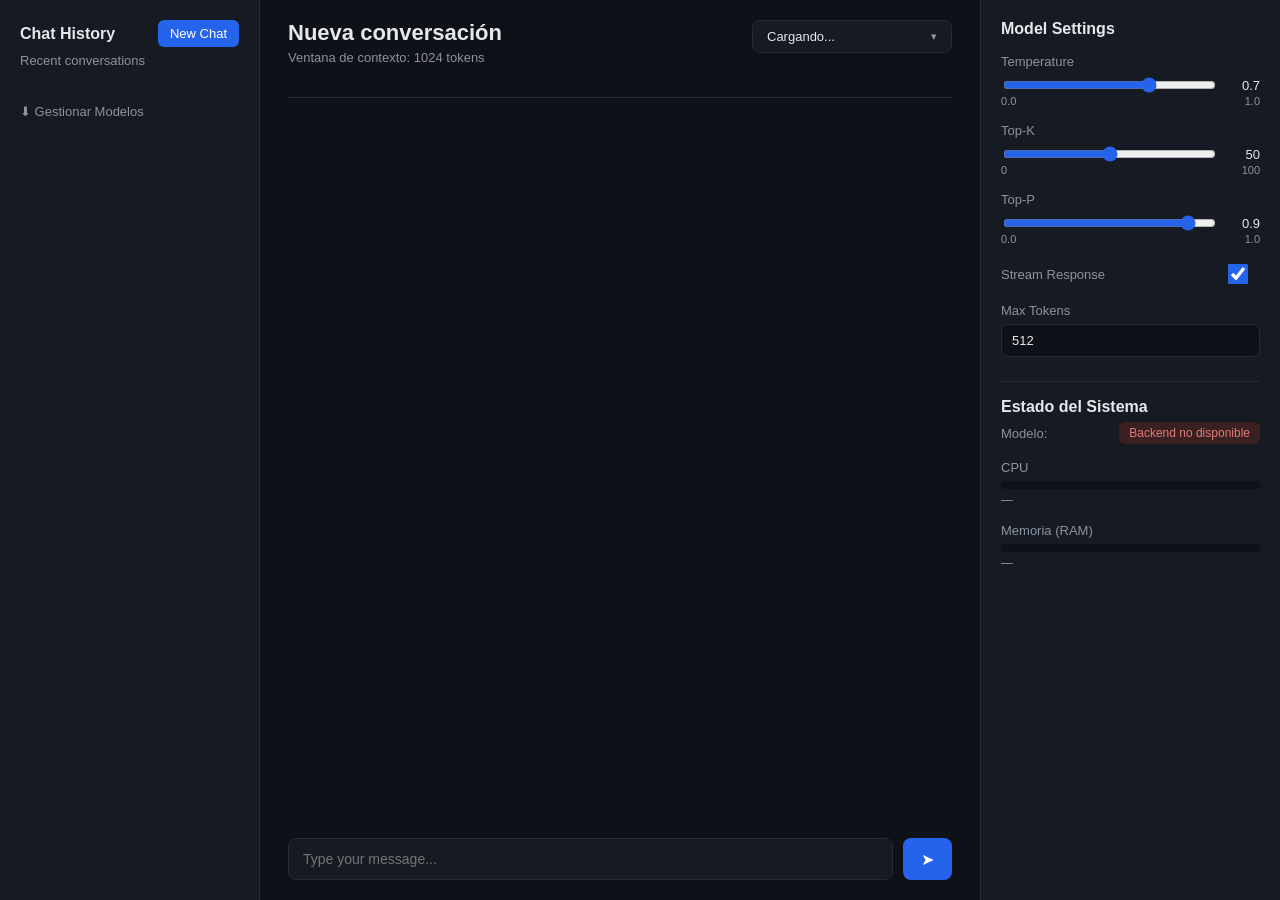
<file: frontend/index.html>
<!DOCTYPE html>
<html lang="es">
<head>
  <meta charset="UTF-8">
  <title>Chat GGUF Local</title>
  <link rel="stylesheet" href="style.css">
</head>
<body>
  <div class="app">

    <!-- Columna izquierda: historial de conversaciones -->
    <aside class="panel panel-izquierdo">
      <div class="encabezado-panel">
        <h2>Chat History</h2>
        <button id="boton-nuevo-chat" class="boton-nuevo-chat">New Chat</button>
      </div>
      <p class="subtitulo">Recent conversations</p>
      <div id="lista-conversaciones" class="lista-conversaciones"></div>

      <a href="modelos.html" class="enlace-modelos">⬇ Gestionar Modelos</a>
    </aside>

    <!-- Columna central: la conversación activa -->
    <main class="panel panel-central">
      <header class="encabezado-chat">
        <div>
          <h1 id="titulo-conversacion">Nueva conversación</h1>
          <p class="subtitulo">Ventana de contexto: <span id="texto-contexto">1024 tokens</span></p>
        </div>
        <div class="dropdown-modelo" id="dropdown-modelo">
          <button type="button" id="boton-dropdown-modelo" class="boton-dropdown-modelo">
            <span id="texto-modelo-elegido">Cargando...</span>
            <span class="flecha-dropdown">▾</span>
          </button>
          <div id="lista-dropdown-modelo" class="lista-dropdown-modelo"></div>
        </div>
      </header>

      <div id="ventana-mensajes" class="ventana-mensajes"></div>

      <form id="formulario-chat" class="formulario-chat">
        <input id="campo-mensaje" type="text" placeholder="Type your message..." autocomplete="off" required>
        <button type="submit" class="boton-enviar" aria-label="Enviar">➤</button>
      </form>
    </main>

    <!-- Columna derecha: parámetros del modelo -->
    <aside class="panel panel-derecho">
      <div class="encabezado-panel">
        <h2>Model Settings</h2>
      </div>

      <label class="etiqueta">Temperature</label>
      <div class="control-slider">
        <input id="control-temperatura" type="range" min="0" max="1" step="0.1" value="0.7">
        <span id="valor-temperatura" class="valor-slider">0.7</span>
      </div>
      <div class="rango-min-max"><span>0.0</span><span>1.0</span></div>

      <label class="etiqueta">Top-K</label>
      <div class="control-slider">
        <input id="control-topk" type="range" min="0" max="100" step="1" value="50">
        <span id="valor-topk" class="valor-slider">50</span>
      </div>
      <div class="rango-min-max"><span>0</span><span>100</span></div>

      <label class="etiqueta">Top-P</label>
      <div class="control-slider">
        <input id="control-topp" type="range" min="0" max="1" step="0.1" value="0.9">
        <span id="valor-topp" class="valor-slider">0.9</span>
      </div>
      <div class="rango-min-max"><span>0.0</span><span>1.0</span></div>

      <div class="fila-switch">
        <label class="etiqueta" for="switch-stream">Stream Response</label>
        <input id="switch-stream" type="checkbox" class="switch" checked>
      </div>

      <label class="etiqueta">Max Tokens</label>
      <input id="control-max-tokens" type="number" class="campo-numero" min="1" max="2048" value="512">

      <div class="separador-panel"></div>

      <div class="encabezado-panel">
        <h2>Estado del Sistema</h2>
      </div>

      <div class="fila-estado">
        <span class="etiqueta-inline">Modelo:</span>
        <span id="indicador-estado-modelo" class="indicador-estado">Cargando...</span>
      </div>

      <label class="etiqueta">CPU</label>
      <div class="barra-recurso-contenedor">
        <div id="barra-cpu" class="barra-recurso-relleno"></div>
      </div>
      <span id="texto-cpu" class="valor-recurso">0%</span>

      <label class="etiqueta">Memoria (RAM)</label>
      <div class="barra-recurso-contenedor">
        <div id="barra-memoria" class="barra-recurso-relleno"></div>
      </div>
      <span id="texto-memoria" class="valor-recurso">0 MB</span>
    </aside>

  </div>
  <script src="app.js"></script>
</body>
</html>
</file>
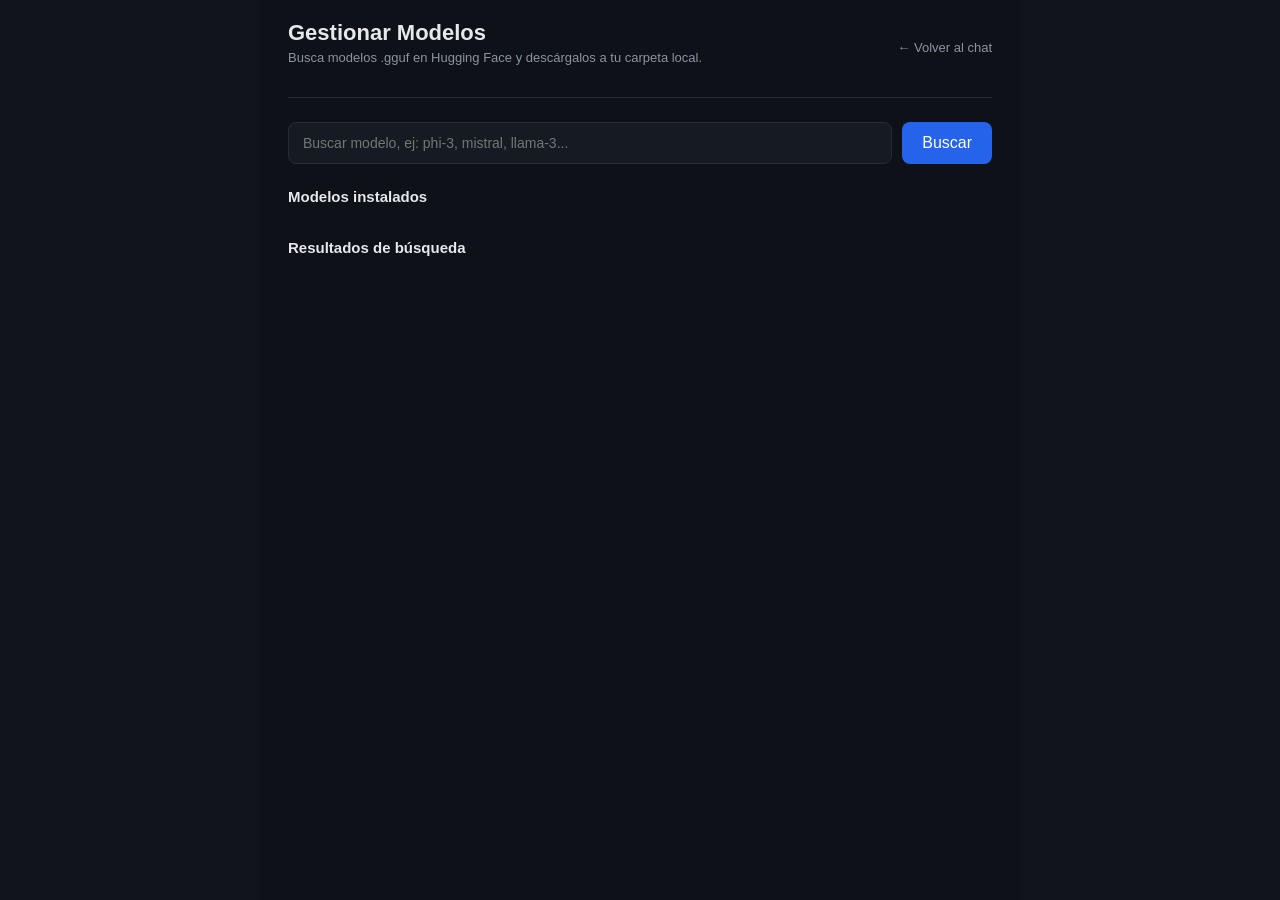
<file: frontend/modelos.html>
<!DOCTYPE html>
<html lang="es">
<head>
  <meta charset="UTF-8">
  <title>Gestionar Modelos GGUF</title>
  <link rel="stylesheet" href="style.css">
</head>
<body>
  <div class="app app-modelos">

    <main class="panel panel-central panel-modelos">
      <header class="encabezado-chat">
        <div>
          <h1>Gestionar Modelos</h1>
          <p class="subtitulo">Busca modelos .gguf en Hugging Face y descárgalos a tu carpeta local.</p>
        </div>
        <a href="index.html" class="enlace-modelos">← Volver al chat</a>
      </header>

      <form id="formulario-busqueda" class="formulario-busqueda">
        <input id="campo-busqueda" type="text" placeholder="Buscar modelo, ej: phi-3, mistral, llama-3..." autocomplete="off" required>
        <button type="submit" class="boton-enviar">Buscar</button>
      </form>

      <section>
        <h2 class="titulo-seccion">Modelos instalados</h2>
        <div id="lista-instalados" class="lista-modelos"></div>
      </section>

      <section>
        <div class="encabezado-seccion">
          <h2 class="titulo-seccion">Resultados de búsqueda</h2>
          <div class="grupo-botones-ordenar">
            <button id="boton-ordenar-tamano" class="boton-ordenar" style="display:none;">Ordenar por tamaño ↑</button>
            <button id="boton-ordenar-parametros" class="boton-ordenar" style="display:none;">Ordenar por parámetros ↑</button>
          </div>
        </div>
        <div id="lista-resultados" class="lista-modelos"></div>
      </section>
    </main>

  </div>
  <script src="modelos.js"></script>
</body>
</html>
</file>
<file: frontend/style.css>
* {
  box-sizing: border-box;
  font-family: "Segoe UI", Arial, sans-serif;
}

:root {
  --fondo-app: #11141a;
  --fondo-panel: #161a22;
  --fondo-panel-central: #0e1117;
  --borde: #262b36;
  --texto-principal: #e6e8eb;
  --texto-secundario: #8b93a1;
  --burbuja-usuario: #2563eb;
  --burbuja-modelo: #1c212b;
  --acento: #2563eb;
}

html, body {
  margin: 0;
  height: 100%;
  background-color: var(--fondo-app);
  color: var(--texto-principal);
}

.app {
  display: grid;
  grid-template-columns: 260px 1fr 300px;
  height: 100vh;
}

.panel {
  padding: 20px;
  overflow-y: auto;
}

.panel-izquierdo {
  background-color: var(--fondo-panel);
  border-right: 1px solid var(--borde);
}

.panel-central {
  background-color: var(--fondo-panel-central);
  display: flex;
  flex-direction: column;
  padding: 20px 28px;
}

.panel-derecho {
  background-color: var(--fondo-panel);
  border-left: 1px solid var(--borde);
}

.encabezado-panel {
  display: flex;
  justify-content: space-between;
  align-items: center;
  margin-bottom: 6px;
}

.encabezado-panel h2 {
  font-size: 16px;
  margin: 0;
}

.subtitulo {
  color: var(--texto-secundario);
  font-size: 13px;
  margin: 4px 0 16px 0;
}

.boton-nuevo-chat {
  background-color: var(--acento);
  color: white;
  border: none;
  border-radius: 6px;
  padding: 6px 12px;
  font-size: 13px;
  cursor: pointer;
}

.boton-nuevo-chat:hover {
  background-color: #1d4fd1;
}

.lista-conversaciones {
  display: flex;
  flex-direction: column;
  gap: 6px;
}

.item-conversacion {
  padding: 10px 12px;
  border-radius: 8px;
  cursor: pointer;
  font-size: 14px;
  color: var(--texto-principal);
  display: flex;
  align-items: center;
  gap: 4px;
}

.texto-item-conversacion {
  flex: 1;
  white-space: nowrap;
  overflow: hidden;
  text-overflow: ellipsis;
}

.boton-accion-conversacion {
  background: none;
  border: none;
  color: var(--texto-secundario);
  font-size: 13px;
  cursor: pointer;
  padding: 2px 4px;
  border-radius: 4px;
  display: none;
  flex-shrink: 0;
}

.item-conversacion:hover .boton-accion-conversacion {
  display: inline-block;
}

.boton-accion-conversacion:hover {
  color: var(--texto-principal);
  background-color: #2a3142;
}

.item-conversacion:hover {
  background-color: #1d2230;
}

.item-conversacion.activo {
  background-color: #232a3a;
}

/* --- Columna central --- */

.encabezado-chat {
  display: flex;
  justify-content: space-between;
  align-items: flex-start;
  border-bottom: 1px solid var(--borde);
  padding-bottom: 16px;
  margin-bottom: 16px;
}

.encabezado-chat h1 {
  font-size: 22px;
  margin: 0;
}

/* --- Dropdown propio para elegir el modelo activo --- */

.dropdown-modelo {
  position: relative;
}

.boton-dropdown-modelo {
  background-color: var(--fondo-panel);
  border: 1px solid var(--borde);
  border-radius: 8px;
  padding: 8px 14px;
  font-size: 13px;
  color: var(--texto-principal);
  display: flex;
  align-items: center;
  gap: 10px;
  cursor: pointer;
  min-width: 200px;
  justify-content: space-between;
}

.boton-dropdown-modelo:hover {
  background-color: #1d2230;
}

.flecha-dropdown {
  color: var(--texto-secundario);
  font-size: 11px;
}

.lista-dropdown-modelo {
  position: absolute;
  top: calc(100% + 6px);
  right: 0;
  min-width: 220px;
  background-color: var(--fondo-panel);
  border: 1px solid var(--borde);
  border-radius: 8px;
  overflow: hidden;
  display: none;
  z-index: 10;
  box-shadow: 0 8px 20px rgba(0, 0, 0, 0.35);
}

.dropdown-modelo.abierto .lista-dropdown-modelo {
  display: block;
}

.opcion-dropdown-modelo {
  padding: 10px 14px;
  font-size: 13px;
  color: var(--texto-principal);
  cursor: pointer;
  white-space: nowrap;
  overflow: hidden;
  text-overflow: ellipsis;
}

.opcion-dropdown-modelo:hover {
  background-color: #232a3a;
}

.opcion-dropdown-modelo.activo {
  background-color: #1d4fd1;
  color: white;
}

.ventana-mensajes {
  flex: 1;
  overflow-y: auto;
  display: flex;
  flex-direction: column;
  gap: 14px;
  padding: 6px 4px 16px 4px;
}

/* Barra de desplazamiento minimalista y oscura */
.panel::-webkit-scrollbar,
.ventana-mensajes::-webkit-scrollbar {
  width: 6px;
}

.panel::-webkit-scrollbar-track,
.ventana-mensajes::-webkit-scrollbar-track {
  background: transparent;
}

.panel::-webkit-scrollbar-thumb,
.ventana-mensajes::-webkit-scrollbar-thumb {
  background-color: #333a48;
  border-radius: 3px;
}

.panel::-webkit-scrollbar-thumb:hover,
.ventana-mensajes::-webkit-scrollbar-thumb:hover {
  background-color: #444c5c;
}

.panel,
.ventana-mensajes {
  scrollbar-width: thin;
  scrollbar-color: #333a48 transparent;
}

.burbuja {
  max-width: 75%;
  padding: 12px 16px;
  border-radius: 10px;
  line-height: 1.5;
  white-space: pre-wrap;
  font-size: 14px;
}

.burbuja-usuario {
  align-self: flex-end;
  background-color: var(--burbuja-usuario);
  color: white;
}

.burbuja-modelo {
  align-self: flex-start;
  background-color: var(--burbuja-modelo);
  color: var(--texto-principal);
}

.etiqueta-velocidad {
  align-self: flex-start;
  font-size: 11px;
  color: var(--texto-secundario);
  margin-top: -6px;
  margin-bottom: 4px;
  padding-left: 4px;
}

.formulario-chat {
  display: flex;
  gap: 10px;
  margin-top: 8px;
}

.formulario-chat input {
  flex: 1;
  padding: 12px 14px;
  border: 1px solid var(--borde);
  border-radius: 8px;
  background-color: var(--fondo-panel);
  color: var(--texto-principal);
  font-size: 14px;
}

.formulario-chat input:focus {
  outline: 1px solid var(--acento);
}

.boton-enviar {
  padding: 0 18px;
  border: none;
  border-radius: 8px;
  background-color: var(--acento);
  color: white;
  cursor: pointer;
  font-size: 16px;
}

.boton-enviar:hover {
  background-color: #1d4fd1;
}

/* --- Columna derecha: parámetros --- */

.etiqueta {
  display: block;
  font-size: 13px;
  color: var(--texto-secundario);
  margin: 16px 0 6px 0;
}

/* --- Estado del sistema --- */

.separador-panel {
  border-top: 1px solid var(--borde);
  margin: 24px 0 16px 0;
}

.fila-estado {
  display: flex;
  align-items: center;
  justify-content: space-between;
  margin-bottom: 8px;
}

.etiqueta-inline {
  font-size: 13px;
  color: var(--texto-secundario);
}

.indicador-estado {
  font-size: 12px;
  padding: 4px 10px;
  border-radius: 6px;
  background-color: var(--fondo-panel-central);
  color: var(--texto-secundario);
}

.indicador-estado.listo {
  background-color: #1f3a26;
  color: #5fd685;
}

.indicador-estado.cargando {
  background-color: #3a3320;
  color: #e0c25f;
}

.indicador-estado.error {
  background-color: #3a2020;
  color: #e07a7a;
}

.barra-recurso-contenedor {
  width: 100%;
  height: 8px;
  background-color: var(--fondo-panel-central);
  border-radius: 4px;
  overflow: hidden;
}

.barra-recurso-relleno {
  height: 100%;
  width: 0%;
  background-color: var(--acento);
  transition: width 0.4s ease;
}

.valor-recurso {
  display: block;
  font-size: 12px;
  color: var(--texto-secundario);
  margin-top: 4px;
}

.control-slider {
  display: flex;
  align-items: center;
  gap: 10px;
}

.control-slider input[type="range"] {
  flex: 1;
  accent-color: var(--acento);
}

.valor-slider {
  min-width: 32px;
  text-align: right;
  font-size: 13px;
  color: var(--texto-principal);
}

.rango-min-max {
  display: flex;
  justify-content: space-between;
  font-size: 11px;
  color: var(--texto-secundario);
}

.fila-switch {
  display: flex;
  justify-content: space-between;
  align-items: center;
  margin-top: 16px;
}

.fila-switch .etiqueta {
  margin: 0;
}

.switch {
  width: 38px;
  height: 20px;
  accent-color: var(--acento);
}

.campo-numero {
  width: 100%;
  padding: 8px 10px;
  border: 1px solid var(--borde);
  border-radius: 6px;
  background-color: var(--fondo-panel-central);
  color: var(--texto-principal);
  font-size: 13px;
}

/* --- Enlace "Gestionar Modelos" en el sidebar --- */

.enlace-modelos {
  display: inline-block;
  margin-top: 20px;
  color: var(--texto-secundario);
  font-size: 13px;
  text-decoration: none;
}

.enlace-modelos:hover {
  color: var(--texto-principal);
}

/* --- Página de gestión de modelos --- */

.app-modelos {
  grid-template-columns: 1fr;
}

.panel-modelos {
  max-width: 760px;
  margin: 0 auto;
  width: 100%;
}

.titulo-seccion {
  font-size: 15px;
  color: var(--texto-principal);
  margin: 24px 0 10px 0;
}

.encabezado-seccion {
  display: flex;
  align-items: center;
  justify-content: space-between;
}

.grupo-botones-ordenar {
  display: flex;
  gap: 8px;
}

.boton-ordenar {
  background-color: var(--fondo-panel);
  color: var(--texto-principal);
  border: 1px solid var(--borde);
  border-radius: 6px;
  padding: 6px 12px;
  font-size: 12px;
  cursor: pointer;
}

.boton-ordenar:hover {
  background-color: #1d2230;
}

.formulario-busqueda {
  display: flex;
  gap: 10px;
  margin-top: 8px;
}

.formulario-busqueda input {
  flex: 1;
  padding: 12px 14px;
  border: 1px solid var(--borde);
  border-radius: 8px;
  background-color: var(--fondo-panel);
  color: var(--texto-principal);
  font-size: 14px;
}

.formulario-busqueda .boton-enviar {
  padding: 0 20px;
}

.lista-modelos {
  display: flex;
  flex-direction: column;
  gap: 8px;
}

.fila-modelo {
  display: flex;
  align-items: flex-start;
  justify-content: space-between;
  gap: 12px;
  padding: 14px;
  border: 1px solid var(--borde);
  border-radius: 8px;
  background-color: var(--fondo-panel);
}

.info-modelo {
  display: flex;
  flex-direction: column;
  gap: 4px;
  min-width: 0;
  flex: 1;
}

.insignias-modelo {
  display: flex;
  flex-wrap: wrap;
  gap: 6px;
  margin-top: 4px;
}

.insignia {
  background-color: var(--fondo-panel-central);
  border: 1px solid var(--borde);
  color: var(--texto-secundario);
  font-size: 11px;
  padding: 3px 9px;
  border-radius: 12px;
}

.estadisticas-modelo {
  display: flex;
  flex-wrap: wrap;
  gap: 12px;
  margin-top: 6px;
  font-size: 12px;
  color: var(--texto-secundario);
}

.nombre-modelo {
  font-size: 14px;
  color: var(--texto-principal);
  overflow: hidden;
  text-overflow: ellipsis;
  white-space: nowrap;
}

.detalle-modelo {
  font-size: 12px;
  color: var(--texto-secundario);
}

.etiqueta-instalado {
  background-color: #1f3a26;
  color: #5fd685;
  font-size: 12px;
  padding: 4px 10px;
  border-radius: 6px;
}

.boton-descargar {
  background-color: var(--acento);
  color: white;
  border: none;
  border-radius: 6px;
  padding: 8px 14px;
  font-size: 13px;
  cursor: pointer;
}

.boton-descargar:hover {
  background-color: #1d4fd1;
}

.barra-progreso-contenedor {
  display: flex;
  align-items: center;
  gap: 8px;
  width: 160px;
  height: 8px;
  background-color: var(--fondo-panel-central);
  border-radius: 4px;
  position: relative;
}

.barra-progreso-relleno {
  height: 100%;
  width: 0%;
  background-color: var(--acento);
  border-radius: 4px;
  transition: width 0.2s ease;
}

.texto-progreso {
  position: absolute;
  right: -48px;
  font-size: 12px;
  color: var(--texto-secundario);
  white-space: nowrap;
}
</file>
